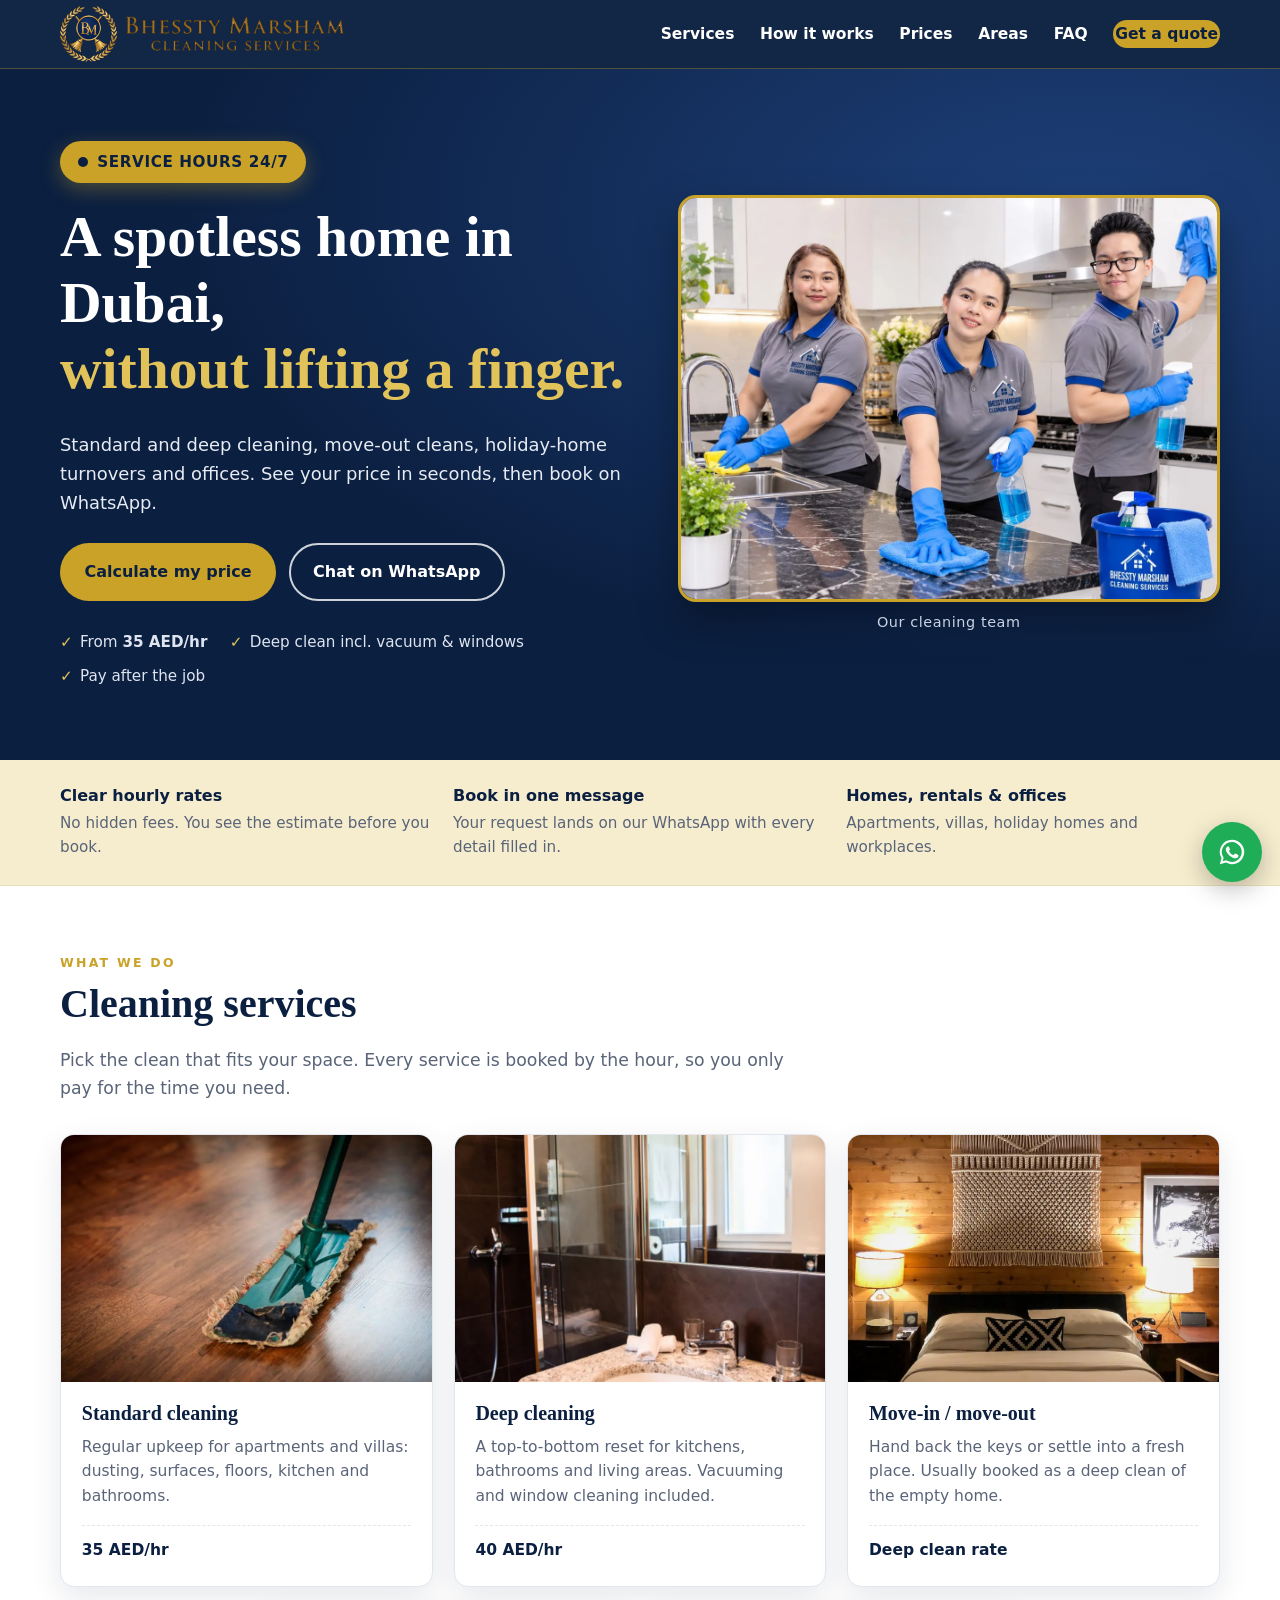
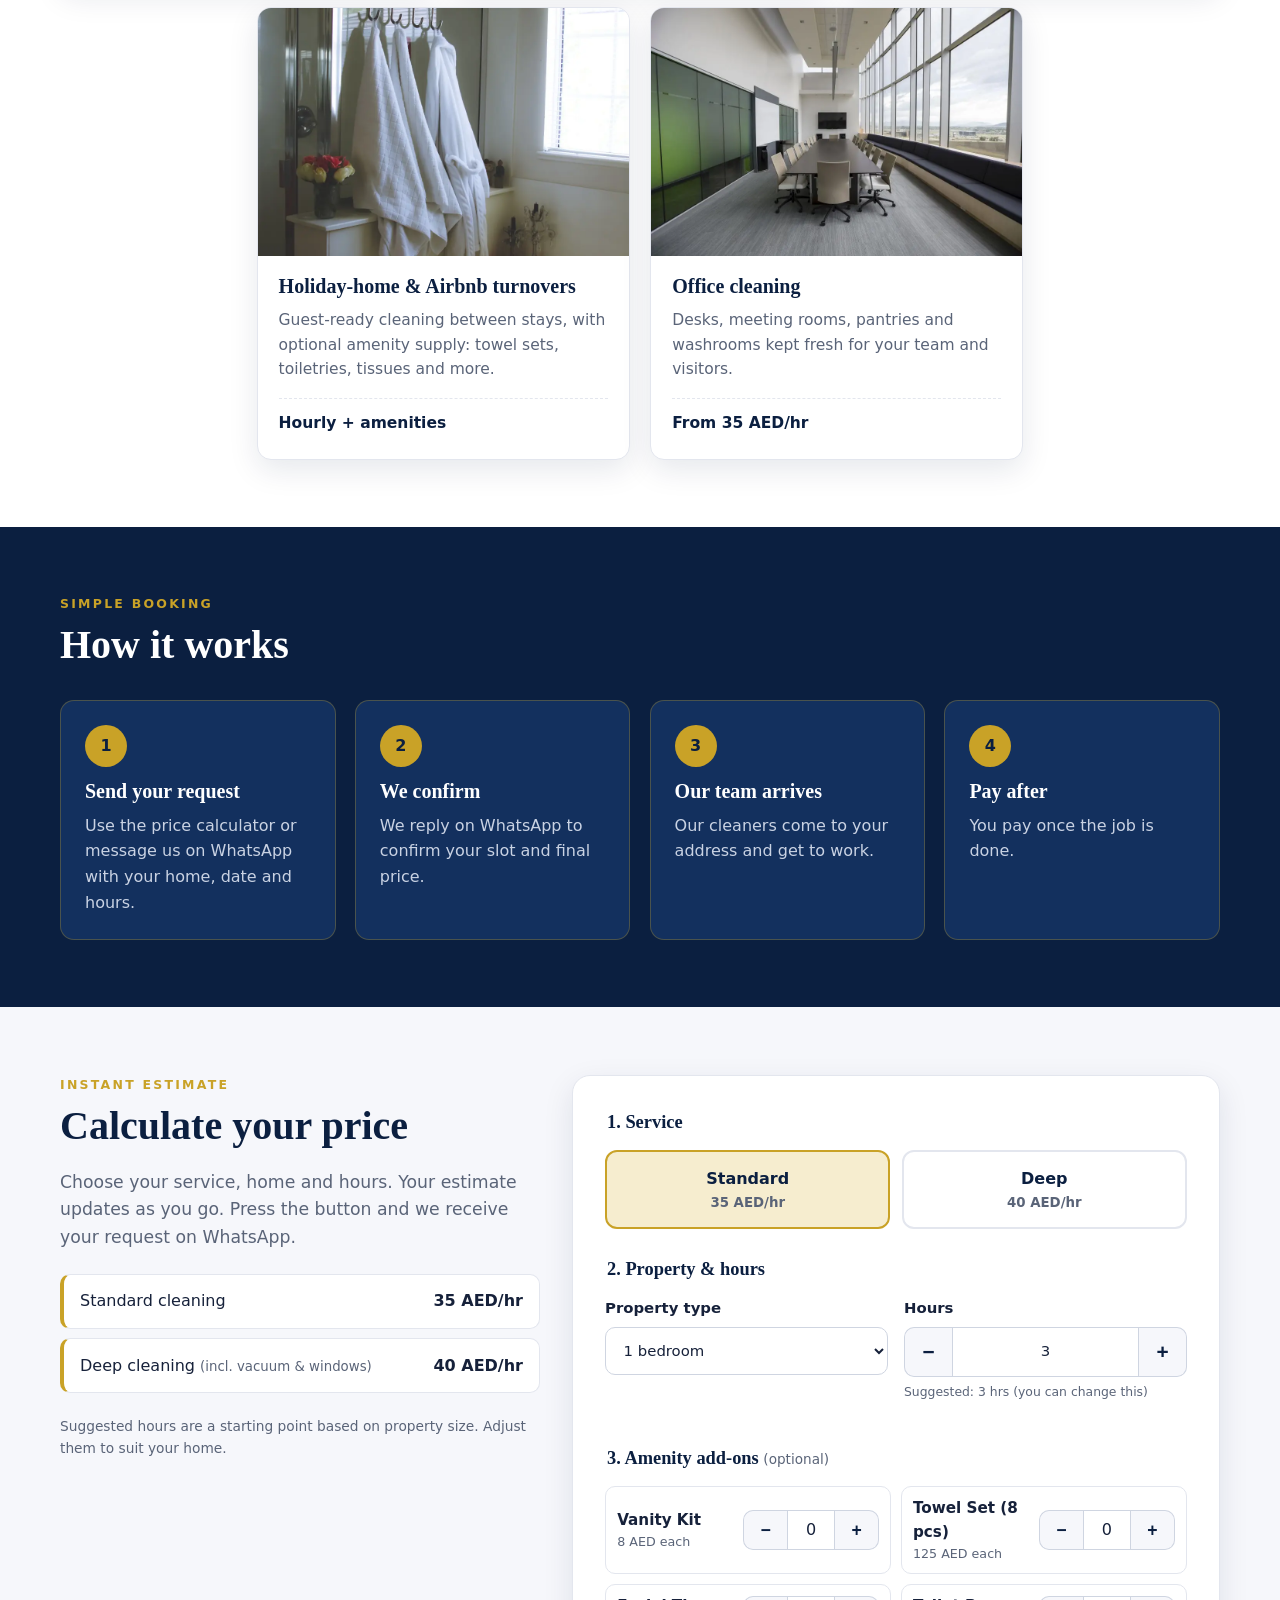
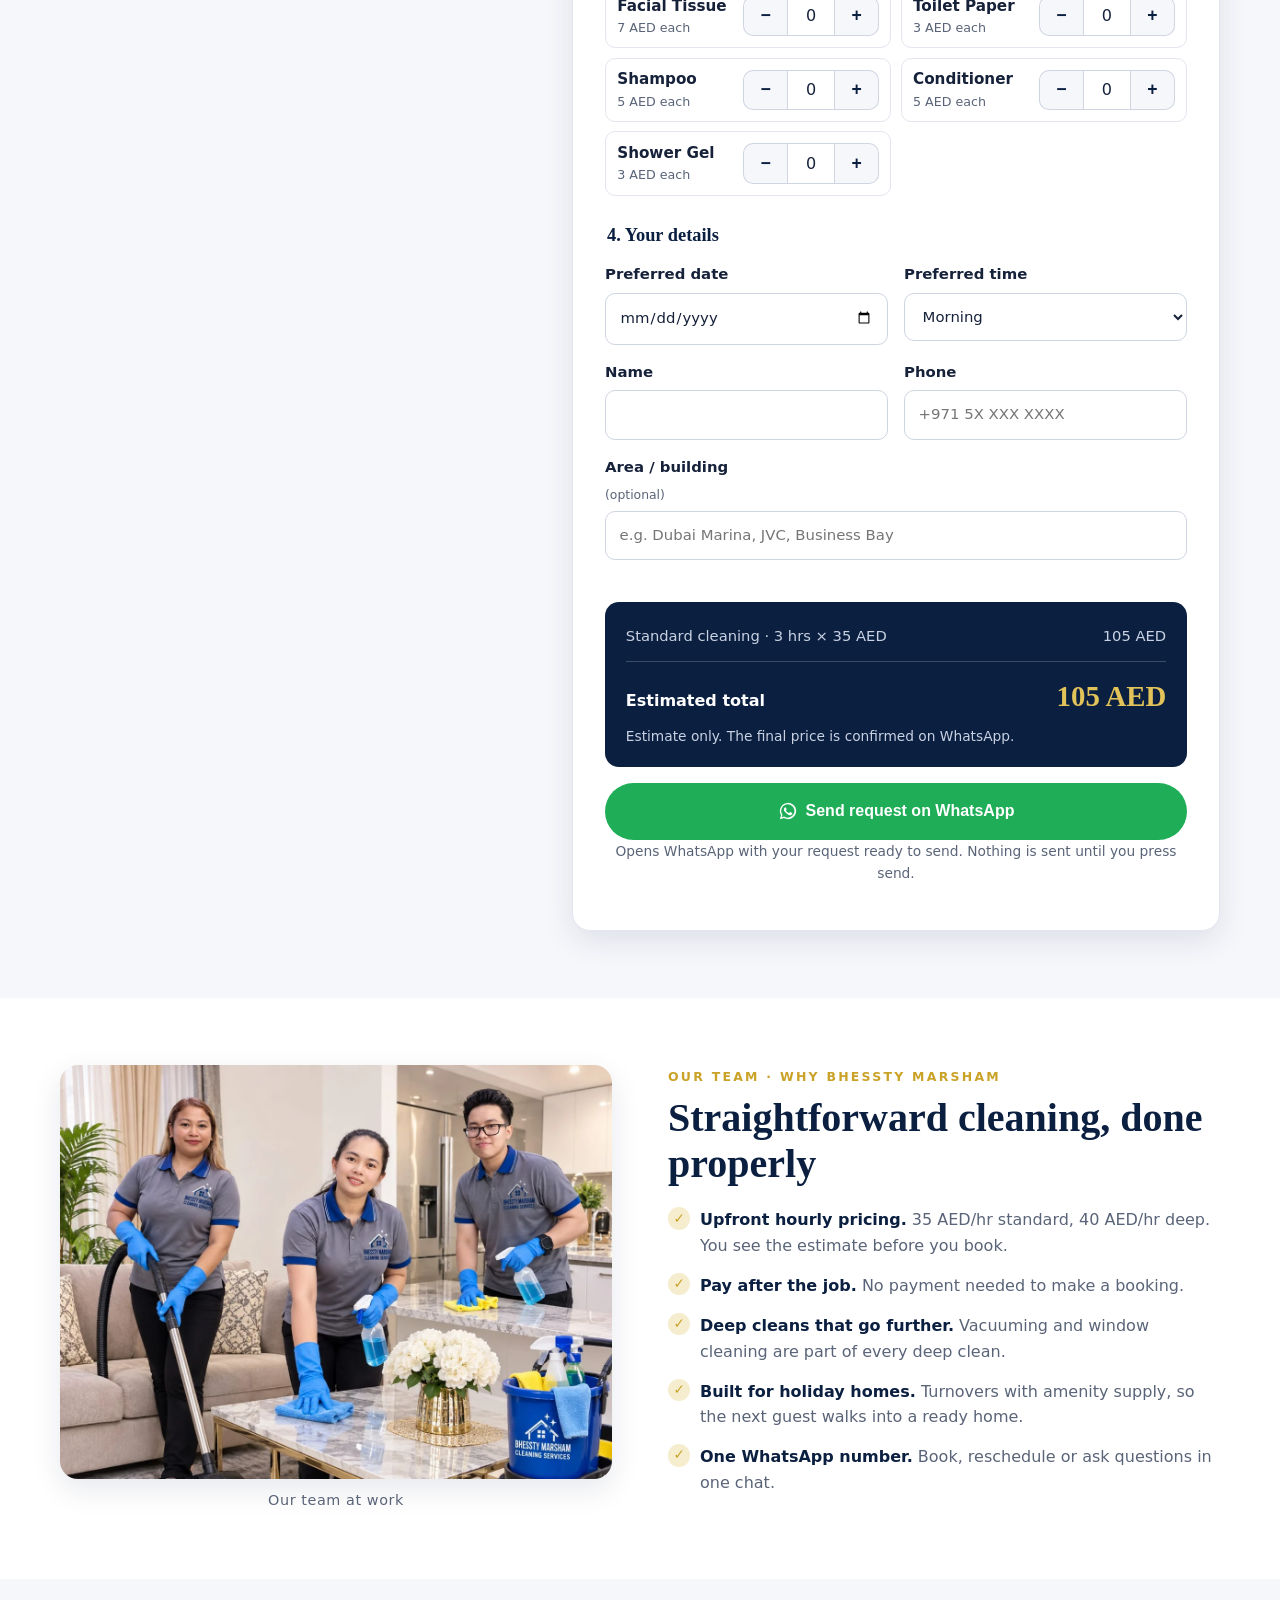
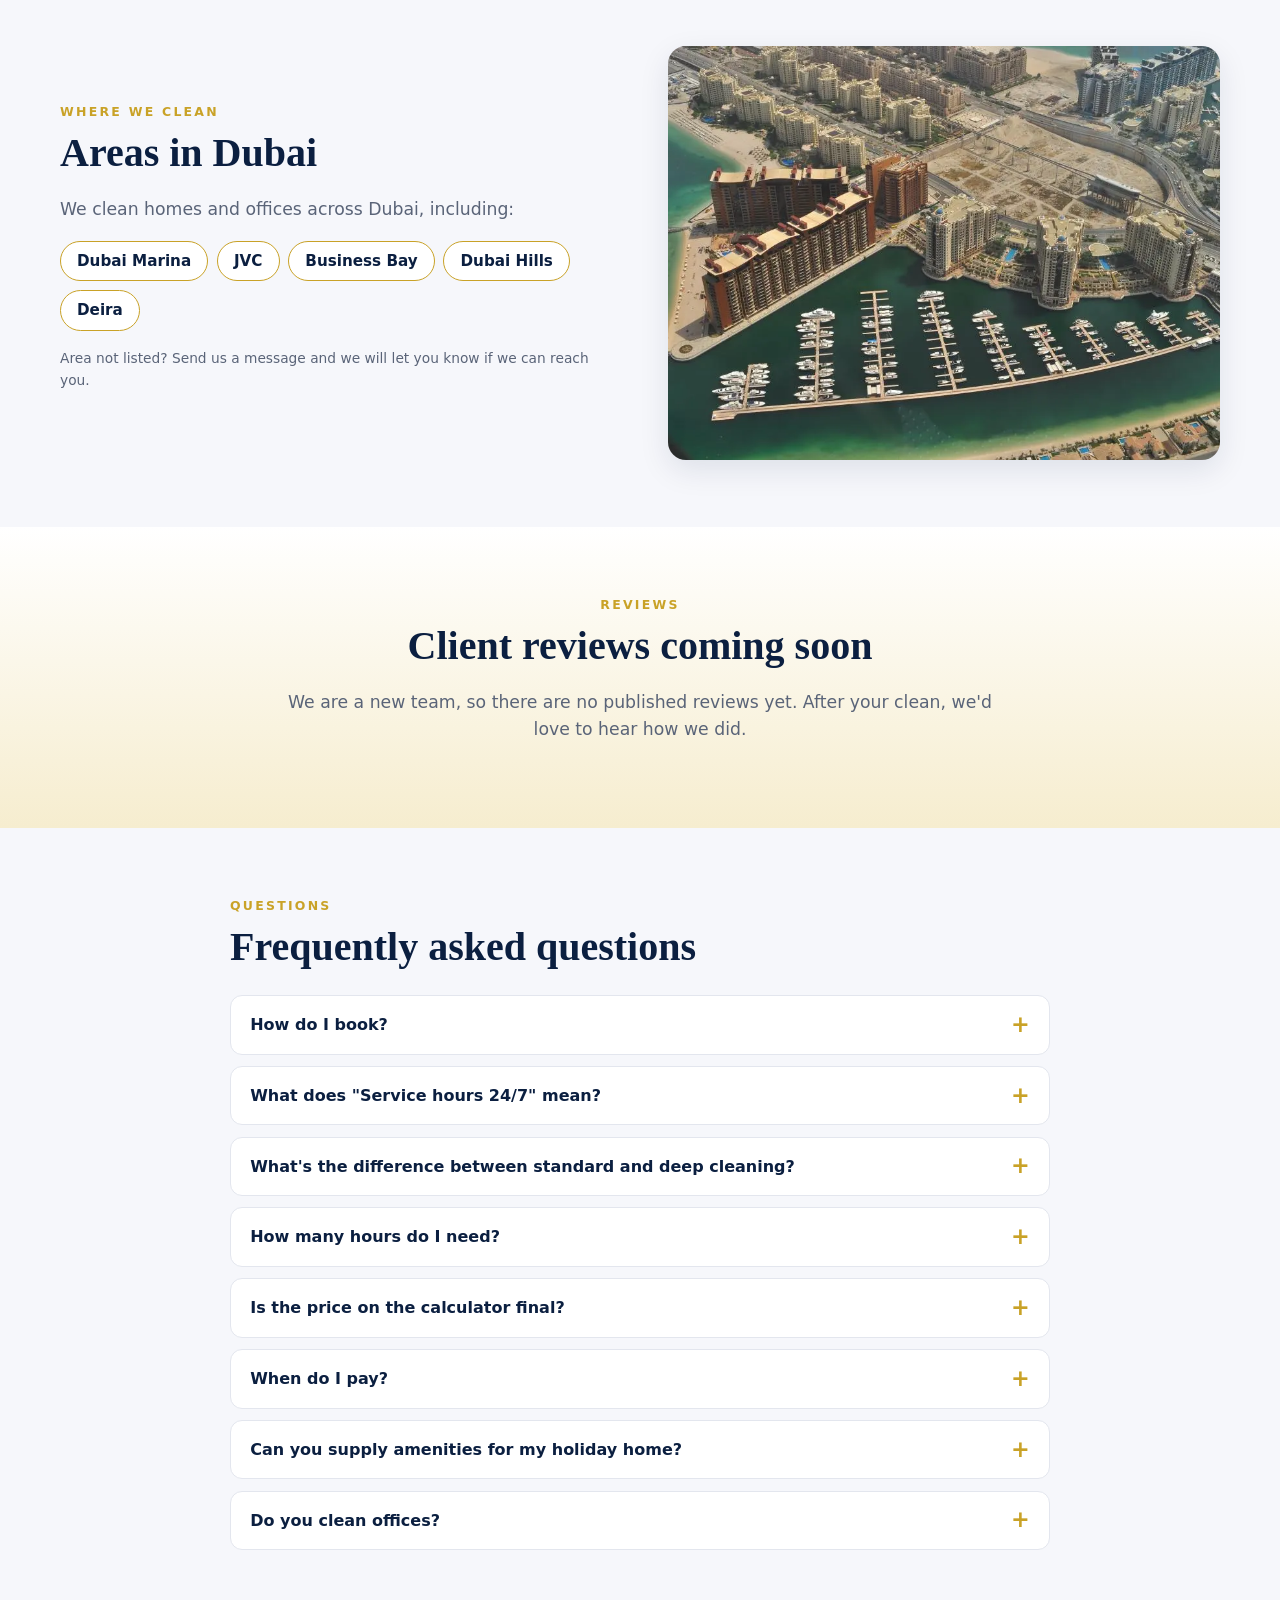
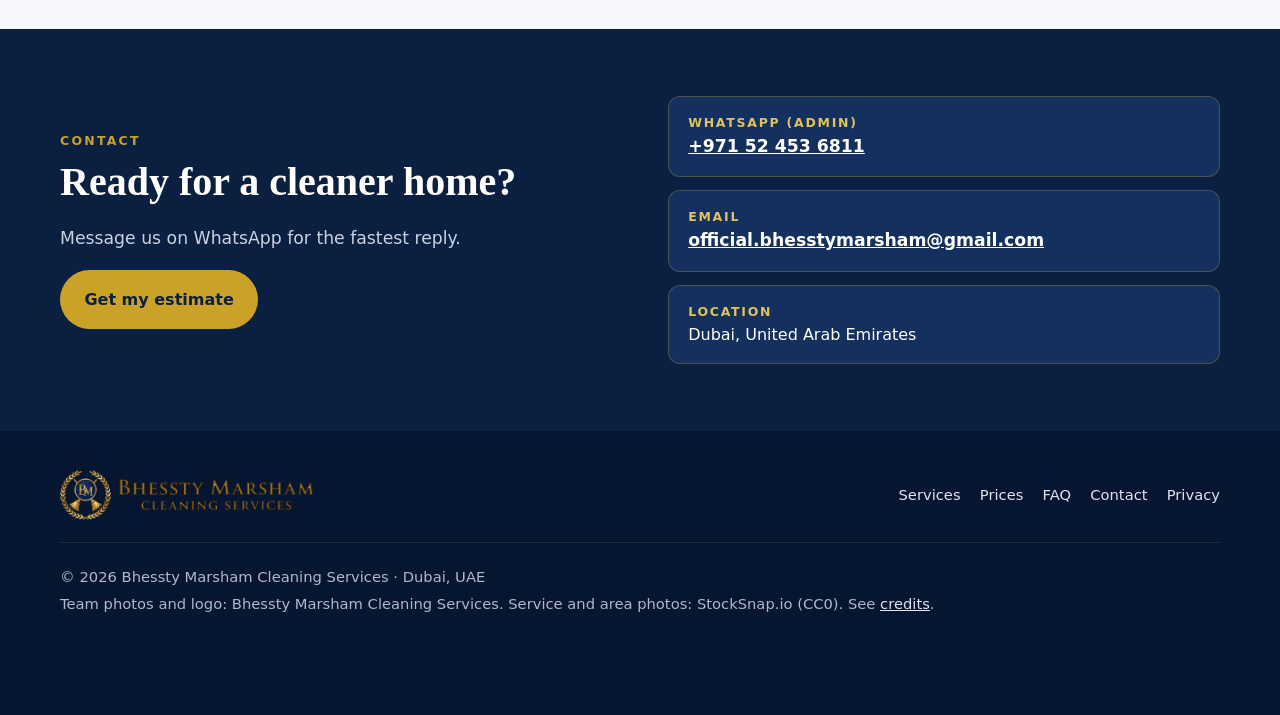
<file: index.html>
<!doctype html>
<html lang="en">
<head>
<meta charset="utf-8">
<meta name="viewport" content="width=device-width, initial-scale=1">
<title>Bhessty Marsham Cleaning Services | Home, Deep &amp; Holiday-Home Cleaning in Dubai</title>
<meta name="description" content="Bhessty Marsham Cleaning Services in Dubai: standard and deep cleaning, move-in/move-out, holiday-home turnovers and office cleaning. Get an instant estimate and book on WhatsApp.">
<meta name="theme-color" content="#0b1f40">
<link rel="icon" type="image/png" sizes="32x32" href="images/favicon-32.png">
<link rel="icon" type="image/png" sizes="192x192" href="images/icon-192.png">
<link rel="apple-touch-icon" sizes="180x180" href="images/apple-touch-icon.png">
<link rel="manifest" href="site.webmanifest">
<meta property="og:type" content="website">
<meta property="og:title" content="Bhessty Marsham Cleaning Services – Dubai">
<meta property="og:description" content="Home, deep, move-out, holiday-home and office cleaning in Dubai. Instant price estimate, booking on WhatsApp.">
<meta property="og:image" content="https://markchristom-dev.github.io/bhessty-marsham-cleaning/images/og-image.jpg">
<meta property="og:image:width" content="1200">
<meta property="og:image:height" content="630">
<meta property="og:image:alt" content="Bhessty Marsham Cleaning Services logo next to our cleaning team in a kitchen">
<meta property="og:locale" content="en_AE">
<meta name="twitter:card" content="summary_large_image">
<link rel="preload" as="image" href="images/team-kitchen.webp" type="image/webp">
<link rel="stylesheet" href="css/style.css">
<script type="application/ld+json">
{"@context":"https://schema.org","@type":"HouseCleaningService","name":"Bhessty Marsham Cleaning Services","telephone":"+971524536811","email":"official.bhesstymarsham@gmail.com","areaServed":"Dubai, United Arab Emirates","address":{"@type":"PostalAddress","addressLocality":"Dubai","addressCountry":"AE"},"priceRange":"AED 35–40 per hour","currenciesAccepted":"AED","logo":"https://markchristom-dev.github.io/bhessty-marsham-cleaning/images/logo-full.jpg","image":"https://markchristom-dev.github.io/bhessty-marsham-cleaning/images/team-kitchen.jpg"}
</script>
</head>
<body>
<a class="skip" href="#main">Skip to content</a>

<header class="site-header" id="top">
  <div class="wrap nav">
    <a class="brand" href="#top" aria-label="Bhessty Marsham Cleaning Services, home">
      <img class="brand-logo" src="images/logo-header.png" alt="Bhessty Marsham Cleaning Services" width="285" height="56">
    </a>
    <button class="menu-btn" aria-expanded="false" aria-controls="menu" aria-label="Open menu"><span></span><span></span><span></span></button>
    <nav id="menu" class="menu" aria-label="Main">
      <a href="#services">Services</a>
      <a href="#how">How it works</a>
      <a href="#estimate">Prices</a>
      <a href="#areas">Areas</a>
      <a href="#faq">FAQ</a>
      <a class="btn btn-gold btn-sm" href="#estimate">Get a quote</a>
    </nav>
  </div>
</header>

<main id="main">
<!-- HERO -->
<section class="hero">
  <div class="wrap hero-inner">
   <div class="hero-text">
    <p class="badge-247" role="note"><span class="pulse" aria-hidden="true"></span> Service hours 24/7</p>
    <h1>A spotless home in Dubai,<br><span class="gold">without lifting a finger.</span></h1>
    <p class="lead">Standard and deep cleaning, move-out cleans, holiday-home turnovers and offices. See your price in seconds, then book on WhatsApp.</p>
    <div class="hero-cta">
      <a class="btn btn-gold" href="#estimate">Calculate my price</a>
      <a class="btn btn-ghost" href="https://wa.me/971524536811?text=Hi%20Bhessty%20Marsham%2C%20I%27d%20like%20to%20book%20a%20cleaning." target="_blank" rel="noopener">Chat on WhatsApp</a>
    </div>
    <ul class="hero-points">
      <li>From <strong>35 AED/hr</strong></li>
      <li>Deep clean incl. vacuum &amp; windows</li>
      <li>Pay after the job</li>
    </ul>
   </div>
    <figure class="hero-photo">
      <picture><source srcset="images/team-kitchen.webp" type="image/webp"><img src="images/team-kitchen.jpg" alt="Three members of our cleaning team in grey and blue Bhessty Marsham uniforms and blue gloves, wiping a kitchen counter and cabinets" width="1200" height="900" fetchpriority="high"></picture>
      <figcaption>Our cleaning team</figcaption>
    </figure>
  </div>
</section>

<!-- QUICK STRIP -->
<section class="strip" aria-label="Highlights">
  <div class="wrap strip-grid">
    <div><h2 class="h6">Clear hourly rates</h2><p>No hidden fees. You see the estimate before you book.</p></div>
    <div><h2 class="h6">Book in one message</h2><p>Your request lands on our WhatsApp with every detail filled in.</p></div>
    <div><h2 class="h6">Homes, rentals &amp; offices</h2><p>Apartments, villas, holiday homes and workplaces.</p></div>
  </div>
</section>

<!-- SERVICES -->
<section id="services" class="section">
  <div class="wrap">
    <p class="eyebrow">What we do</p>
    <h2>Cleaning services</h2>
    <p class="section-lead">Pick the clean that fits your space. Every service is booked by the hour, so you only pay for the time you need.</p>
    <div class="cards">
      <article class="card">
        <picture><source srcset="images/service-standard-mop.webp" type="image/webp"><img src="images/service-standard-mop.jpg" alt="Flat mop on a polished wooden floor" width="960" height="640" loading="lazy"></picture>
        <div class="card-body"><h3>Standard cleaning</h3><p>Regular upkeep for apartments and villas: dusting, surfaces, floors, kitchen and bathrooms.</p><p class="price">35 AED/hr</p></div>
      </article>
      <article class="card">
        <picture><source srcset="images/service-deep-bathroom.webp" type="image/webp"><img src="images/service-deep-bathroom.jpg" alt="Modern bathroom with a backlit mirror and clean sink" width="960" height="1438" loading="lazy"></picture>
        <div class="card-body"><h3>Deep cleaning</h3><p>A top-to-bottom reset for kitchens, bathrooms and living areas. Vacuuming and window cleaning included.</p><p class="price">40 AED/hr</p></div>
      </article>
      <article class="card">
        <picture><source srcset="images/service-move-bedroom.webp" type="image/webp"><img src="images/service-move-bedroom.jpg" alt="Neatly made bed in a warm, tidy bedroom" width="960" height="1280" loading="lazy"></picture>
        <div class="card-body"><h3>Move-in / move-out</h3><p>Hand back the keys or settle into a fresh place. Usually booked as a deep clean of the empty home.</p><p class="price">Deep clean rate</p></div>
      </article>
      <article class="card">
        <picture><source srcset="images/service-holiday-towels.webp" type="image/webp"><img src="images/service-holiday-towels.jpg" alt="Fresh white robes and towels hanging in a bright bathroom" width="960" height="640" loading="lazy"></picture>
        <div class="card-body"><h3>Holiday-home &amp; Airbnb turnovers</h3><p>Guest-ready cleaning between stays, with optional amenity supply: towel sets, toiletries, tissues and more.</p><p class="price">Hourly + amenities</p></div>
      </article>
      <article class="card">
        <picture><source srcset="images/service-office.webp" type="image/webp"><img src="images/service-office.jpg" alt="Clean, empty meeting room with a long table and glass walls" width="960" height="640" loading="lazy"></picture>
        <div class="card-body"><h3>Office cleaning</h3><p>Desks, meeting rooms, pantries and washrooms kept fresh for your team and visitors.</p><p class="price">From 35 AED/hr</p></div>
      </article>
    </div>
  </div>
</section>

<!-- HOW IT WORKS -->
<section id="how" class="section section-navy">
  <div class="wrap">
    <p class="eyebrow">Simple booking</p>
    <h2>How it works</h2>
    <ol class="steps">
      <li><span class="step-n">1</span><h3>Send your request</h3><p>Use the price calculator or message us on WhatsApp with your home, date and hours.</p></li>
      <li><span class="step-n">2</span><h3>We confirm</h3><p>We reply on WhatsApp to confirm your slot and final price.</p></li>
      <li><span class="step-n">3</span><h3>Our team arrives</h3><p>Our cleaners come to your address and get to work.</p></li>
      <li><span class="step-n">4</span><h3>Pay after</h3><p>You pay once the job is done.</p></li>
    </ol>
  </div>
</section>

<!-- CALCULATOR -->
<section id="estimate" class="section section-soft">
  <div class="wrap calc-wrap">
    <div class="calc-intro">
      <p class="eyebrow">Instant estimate</p>
      <h2>Calculate your price</h2>
      <p class="section-lead">Choose your service, home and hours. Your estimate updates as you go. Press the button and we receive your request on WhatsApp.</p>
      <ul class="rate-list">
        <li><span>Standard cleaning</span><strong>35 AED/hr</strong></li>
        <li><span>Deep cleaning <small>(incl. vacuum &amp; windows)</small></span><strong>40 AED/hr</strong></li>
      </ul>
      <p class="fine">Suggested hours are a starting point based on property size. Adjust them to suit your home.</p>
    </div>

    <form id="calc" class="calc" novalidate>
      <fieldset>
        <legend>1. Service</legend>
        <div class="seg" role="radiogroup">
          <label><input type="radio" name="service" value="standard" checked><span>Standard<small>35 AED/hr</small></span></label>
          <label><input type="radio" name="service" value="deep"><span>Deep<small>40 AED/hr</small></span></label>
        </div>
      </fieldset>

      <fieldset>
        <legend>2. Property &amp; hours</legend>
        <div class="row">
          <label class="field">Property type
            <select id="property" name="property">
              <option value="studio">Studio</option>
              <option value="1br" selected>1 bedroom</option>
              <option value="2br">2 bedrooms</option>
              <option value="3br">3 bedrooms</option>
              <option value="villa">Villa</option>
              <option value="office">Office</option>
            </select>
          </label>
          <div class="field">
            <span id="hours-label">Hours</span>
            <div class="stepper">
              <button type="button" class="step-btn" data-step="-0.5" aria-label="Fewer hours">−</button>
              <input id="hours" name="hours" type="number" min="1" max="12" step="0.5" value="3" inputmode="decimal" aria-labelledby="hours-label">
              <button type="button" class="step-btn" data-step="0.5" aria-label="More hours">+</button>
            </div>
            <small id="hours-hint" class="hint">Suggested: 3 hrs</small>
          </div>
        </div>
      </fieldset>

      <fieldset>
        <legend>3. Amenity add-ons <small>(optional)</small></legend>
        <div id="addons" class="addons"></div>
      </fieldset>

      <fieldset>
        <legend>4. Your details</legend>
        <div class="row">
          <label class="field">Preferred date
            <input id="date" name="date" type="date" required>
          </label>
          <label class="field">Preferred time
            <select id="time" name="time">
              <option value="Morning">Morning</option>
              <option value="Afternoon">Afternoon</option>
              <option value="Flexible">Flexible</option>
            </select>
          </label>
        </div>
        <div class="row">
          <label class="field">Name
            <input id="name" name="name" type="text" autocomplete="name" required>
          </label>
          <label class="field">Phone
            <input id="phone" name="phone" type="tel" autocomplete="tel" placeholder="+971 5X XXX XXXX" required>
          </label>
        </div>
        <label class="field">Area / building <small>(optional)</small>
          <input id="area" name="area" type="text" placeholder="e.g. Dubai Marina, JVC, Business Bay">
        </label>
      </fieldset>

      <div class="total" aria-live="polite">
        <div class="total-lines" id="breakdown"></div>
        <div class="total-row"><span>Estimated total</span><strong id="total">0 AED</strong></div>
        <p class="fine">Estimate only. The final price is confirmed on WhatsApp.</p>
      </div>
      <p id="form-error" class="form-error" role="alert" hidden></p>
      <button type="submit" class="btn btn-wa btn-block">
        <svg aria-hidden="true" viewBox="0 0 32 32" width="20" height="20"><path fill="currentColor" d="M16 3a13 13 0 0 0-11.2 19.6L3 29l6.6-1.7A13 13 0 1 0 16 3zm0 23.6c-2 0-3.9-.5-5.6-1.5l-.4-.2-3.9 1 1-3.8-.3-.4A10.6 10.6 0 1 1 16 26.6zm5.8-7.9c-.3-.2-1.9-.9-2.2-1-.3-.1-.5-.2-.7.2l-1 1.2c-.2.2-.4.2-.7.1a8.7 8.7 0 0 1-4.3-3.8c-.3-.6.3-.5.9-1.7.1-.2 0-.4 0-.6l-1-2.4c-.3-.6-.5-.5-.7-.5h-.6c-.2 0-.6.1-.9.4-.3.3-1.2 1.1-1.2 2.8s1.2 3.2 1.4 3.4c.2.2 2.4 3.6 5.7 5 2.1.9 2.9 1 4 .8.6-.1 1.9-.8 2.2-1.5.3-.8.3-1.4.2-1.5l-.6-.4z"/></svg>
        Send request on WhatsApp
      </button>
      <p class="fine center">Opens WhatsApp with your request ready to send. Nothing is sent until you press send.</p>
    </form>
  </div>
</section>

<!-- WHY US -->
<section id="team" class="section why">
  <div class="wrap why-grid">
    <figure class="why-img">
      <picture><source srcset="images/team-living.webp" type="image/webp"><img src="images/team-living.jpg" alt="Our cleaning team in Bhessty Marsham uniforms vacuuming and wiping surfaces in a living room" width="1200" height="900" loading="lazy"></picture>
      <figcaption>Our team at work</figcaption>
    </figure>
    <div>
      <p class="eyebrow">Our team · Why Bhessty Marsham</p>
      <h2>Straightforward cleaning, done properly</h2>
      <ul class="ticks">
        <li><strong>Upfront hourly pricing.</strong> 35 AED/hr standard, 40 AED/hr deep. You see the estimate before you book.</li>
        <li><strong>Pay after the job.</strong> No payment needed to make a booking.</li>
        <li><strong>Deep cleans that go further.</strong> Vacuuming and window cleaning are part of every deep clean.</li>
        <li><strong>Built for holiday homes.</strong> Turnovers with amenity supply, so the next guest walks into a ready home.</li>
        <li><strong>One WhatsApp number.</strong> Book, reschedule or ask questions in one chat.</li>
      </ul>
    </div>
  </div>
</section>

<!-- AREAS -->
<section id="areas" class="section section-soft">
  <div class="wrap areas-grid">
    <div>
      <p class="eyebrow">Where we clean</p>
      <h2>Areas in Dubai</h2>
      <p class="section-lead">We clean homes and offices across Dubai, including:</p>
      <ul class="chips">
        <li>Dubai Marina</li><li>JVC</li><li>Business Bay</li><li>Dubai Hills</li><li>Deira</li>
      </ul>
      <p class="fine">Area not listed? Send us a message and we will let you know if we can reach you.</p>
    </div>
    <picture class="areas-img"><source srcset="images/dubai-palm-aerial.webp" type="image/webp"><img src="images/dubai-palm-aerial.jpg" alt="Aerial view of Dubai waterfront buildings and marina" width="960" height="638" loading="lazy"></picture>
  </div>
</section>

<!-- REVIEWS -->
<section class="section reviews">
  <div class="wrap center">
    <p class="eyebrow">Reviews</p>
    <h2>Client reviews coming soon</h2>
    <p class="section-lead narrow">We are a new team, so there are no published reviews yet. After your clean, we'd love to hear how we did.</p>
  </div>
</section>

<!-- FAQ -->
<section id="faq" class="section section-soft">
  <div class="wrap narrow-wrap">
    <p class="eyebrow">Questions</p>
    <h2>Frequently asked questions</h2>
    <div class="faq">
      <details><summary>How do I book?</summary><p>Use the price calculator above and press "Send request on WhatsApp", or message us directly on +971 52 453 6811. We confirm your slot and price in the chat.</p></details>
      <details><summary>What does "Service hours 24/7" mean?</summary><p>You can send us a request at any time of day, any day. We'll reply on WhatsApp to confirm an available time slot for your clean.</p></details>
      <details><summary>What's the difference between standard and deep cleaning?</summary><p>Standard cleaning (35 AED/hr) covers regular upkeep. Deep cleaning (40 AED/hr) is a more thorough clean and includes vacuuming and window cleaning.</p></details>
      <details><summary>How many hours do I need?</summary><p>The calculator suggests hours based on your property type. Every home is different, so adjust the hours or ask us on WhatsApp for advice.</p></details>
      <details><summary>Is the price on the calculator final?</summary><p>It's an estimate. We confirm the final price with you on WhatsApp before the job.</p></details>
      <details><summary>When do I pay?</summary><p>After the job is finished.</p></details>
      <details><summary>Can you supply amenities for my holiday home?</summary><p>Yes. Vanity kits, towel sets (8 pcs), facial tissue, toilet paper, shampoo, conditioner and shower gel can be added to your booking. Prices are shown in the calculator.</p></details>
      <details><summary>Do you clean offices?</summary><p>Yes. Choose "Office" in the calculator or message us with your office size and preferred schedule.</p></details>
    </div>
  </div>
</section>

<!-- CONTACT -->
<section id="contact" class="section section-navy">
  <div class="wrap contact-grid">
    <div>
      <p class="eyebrow">Contact</p>
      <h2>Ready for a cleaner home?</h2>
      <p class="section-lead">Message us on WhatsApp for the fastest reply.</p>
      <a class="btn btn-gold" href="#estimate">Get my estimate</a>
    </div>
    <ul class="contact-list">
      <li><span>WhatsApp (Admin)</span><a href="https://wa.me/971524536811" target="_blank" rel="noopener">+971 52 453 6811</a></li>
      <li><span>Email</span><a href="mailto:official.bhesstymarsham@gmail.com">official.bhesstymarsham@gmail.com</a></li>
      <li><span>Location</span>Dubai, United Arab Emirates</li>
    </ul>
  </div>
</section>
</main>

<footer class="site-footer">
  <div class="wrap footer-grid">
    <div class="brand foot-brand"><img class="brand-logo" src="images/logo-header.png" alt="Bhessty Marsham Cleaning Services" width="254" height="50" loading="lazy"></div>
    <nav aria-label="Footer"><a href="#services">Services</a><a href="#estimate">Prices</a><a href="#faq">FAQ</a><a href="#contact">Contact</a><a href="privacy.html">Privacy</a></nav>
  </div>
  <div class="wrap foot-meta">
    <p>© <span id="year">2026</span> Bhessty Marsham Cleaning Services · Dubai, UAE</p>
    <p class="credits">Team photos and logo: Bhessty Marsham Cleaning Services. Service and area photos: StockSnap.io (CC0). See <a href="CREDITS.md">credits</a>.</p>
  </div>
</footer>

<a class="wa-float" href="https://wa.me/971524536811?text=Hi%20Bhessty%20Marsham%2C%20I%27d%20like%20to%20book%20a%20cleaning." target="_blank" rel="noopener" aria-label="Chat with us on WhatsApp">
  <svg aria-hidden="true" viewBox="0 0 32 32" width="30" height="30"><path fill="currentColor" d="M16 3a13 13 0 0 0-11.2 19.6L3 29l6.6-1.7A13 13 0 1 0 16 3zm0 23.6c-2 0-3.9-.5-5.6-1.5l-.4-.2-3.9 1 1-3.8-.3-.4A10.6 10.6 0 1 1 16 26.6zm5.8-7.9c-.3-.2-1.9-.9-2.2-1-.3-.1-.5-.2-.7.2l-1 1.2c-.2.2-.4.2-.7.1a8.7 8.7 0 0 1-4.3-3.8c-.3-.6.3-.5.9-1.7.1-.2 0-.4 0-.6l-1-2.4c-.3-.6-.5-.5-.7-.5h-.6c-.2 0-.6.1-.9.4-.3.3-1.2 1.1-1.2 2.8s1.2 3.2 1.4 3.4c.2.2 2.4 3.6 5.7 5 2.1.9 2.9 1 4 .8.6-.1 1.9-.8 2.2-1.5.3-.8.3-1.4.2-1.5l-.6-.4z"/></svg>
</a>

<script src="js/calculator.js"></script>
<script src="js/main.js" defer></script>
</body>
</html>
</file>
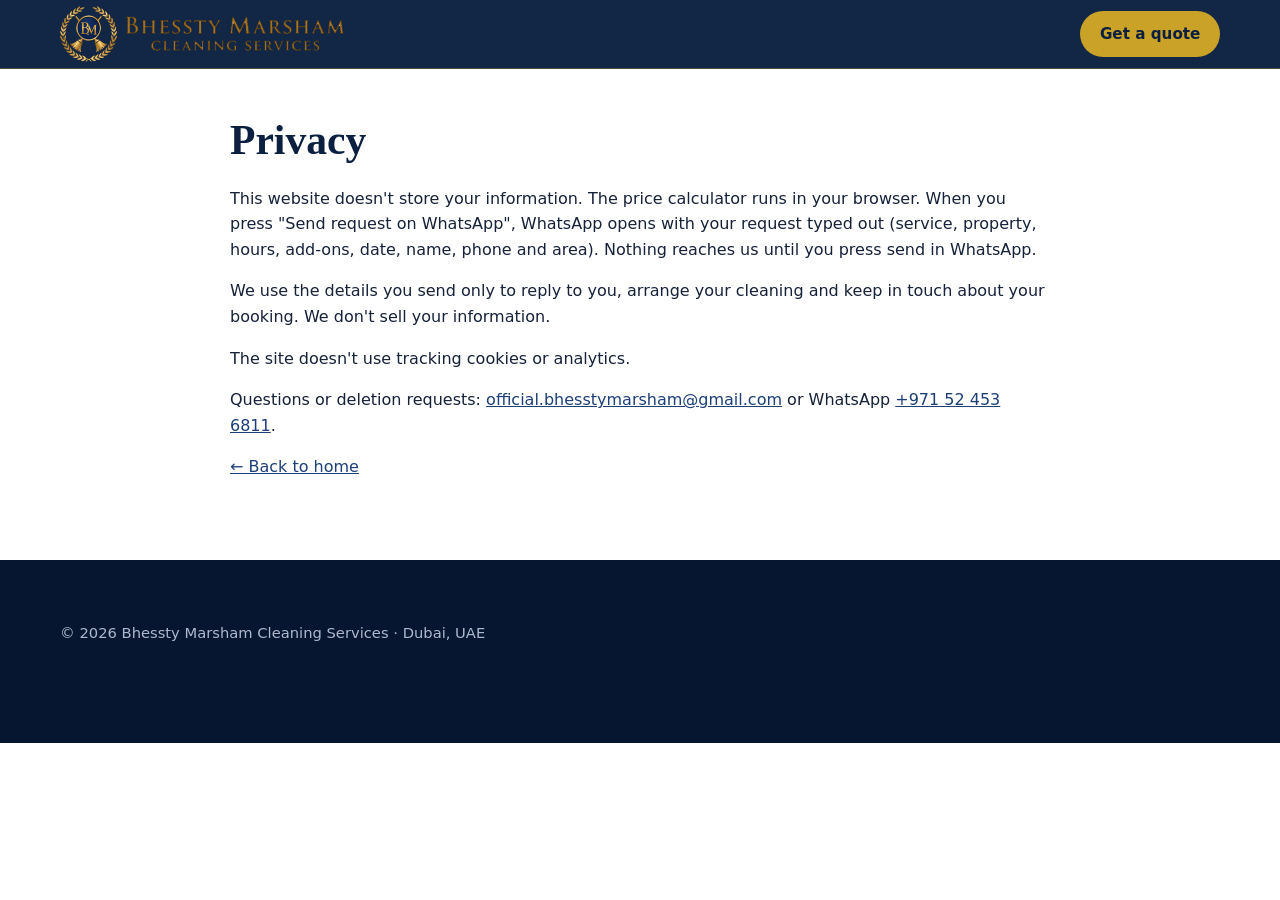
<file: privacy.html>
<!doctype html>
<html lang="en">
<head>
<meta charset="utf-8"><meta name="viewport" content="width=device-width, initial-scale=1">
<title>Privacy | Bhessty Marsham Cleaning Services</title>
<meta name="description" content="How Bhessty Marsham Cleaning Services handles the details you share when you request a cleaning.">
<meta name="robots" content="noindex">
<link rel="icon" type="image/png" sizes="32x32" href="images/favicon-32.png">
<link rel="apple-touch-icon" sizes="180x180" href="images/apple-touch-icon.png">
<link rel="stylesheet" href="css/style.css">
</head>
<body>
<header class="site-header"><div class="wrap nav">
  <a class="brand" href="index.html"><img class="brand-logo" src="images/logo-header.png" alt="Bhessty Marsham Cleaning Services" width="285" height="56"></a>
  <a class="btn btn-gold btn-sm" href="index.html#estimate">Get a quote</a>
</div></header>
<main class="page"><div class="narrow-wrap">
  <h1>Privacy</h1>
  <p>This website doesn't store your information. The price calculator runs in your browser. When you press "Send request on WhatsApp", WhatsApp opens with your request typed out (service, property, hours, add-ons, date, name, phone and area). Nothing reaches us until you press send in WhatsApp.</p>
  <p>We use the details you send only to reply to you, arrange your cleaning and keep in touch about your booking. We don't sell your information.</p>
  <p>The site doesn't use tracking cookies or analytics.</p>
  <p>Questions or deletion requests: <a href="mailto:official.bhesstymarsham@gmail.com">official.bhesstymarsham@gmail.com</a> or WhatsApp <a href="https://wa.me/971524536811">+971 52 453 6811</a>.</p>
  <p><a href="index.html">← Back to home</a></p>
</div></main>
<footer class="site-footer"><div class="wrap foot-meta"><p>© 2026 Bhessty Marsham Cleaning Services · Dubai, UAE</p></div></footer>
</body></html>
</file>
<file: css/style.css>
:root{
  --navy:#0b1f40;--navy-2:#13305e;--navy-3:#1d3f78;--gold:#c9a227;--gold-2:#e2c35a;--gold-soft:#f6edcf;
  --ink:#16213a;--muted:#5a6478;--line:#e3e6ee;--soft:#f6f7fb;--white:#fff;--wa:#1fae57;
  --r:14px;--shadow:0 10px 30px rgba(11,31,64,.10);
  --serif:"Iowan Old Style","Palatino Linotype",Palatino,"Book Antiqua",Georgia,"Times New Roman",serif;
  --sans:system-ui,-apple-system,"Segoe UI",Roboto,"Helvetica Neue",Arial,"Noto Sans",sans-serif;
}
*{box-sizing:border-box}
html{scroll-behavior:smooth;scroll-padding-top:76px}
@media (prefers-reduced-motion:reduce){html{scroll-behavior:auto}*{animation:none!important;transition:none!important}}
body{margin:0;font:16px/1.6 var(--sans);color:var(--ink);background:var(--white);-webkit-font-smoothing:antialiased}
img{max-width:100%;height:auto;display:block}
a{color:var(--navy-3)}
h1,h2,h3{font-family:var(--serif);line-height:1.15;margin:0 0 .5em;color:var(--navy)}
h1{font-size:clamp(2rem,6vw,3.6rem)}
h2{font-size:clamp(1.7rem,4vw,2.5rem)}
h3{font-size:1.25rem}
.h6{font:700 1rem/1.3 var(--sans);margin:0 0 .25rem;color:var(--navy)}
p{margin:0 0 1em}
.wrap{width:min(1160px,100% - 2.5rem);margin-inline:auto}
.narrow-wrap{width:min(820px,100% - 2.5rem);margin-inline:auto}
.center{text-align:center}
.narrow{max-width:620px;margin-inline:auto}
.skip{position:absolute;left:-999px;top:0;background:var(--gold);color:var(--navy);padding:.6rem 1rem;z-index:100}
.skip:focus{left:1rem}
:focus-visible{outline:3px solid var(--gold);outline-offset:2px}

/* buttons */
.btn{display:inline-flex;align-items:center;justify-content:center;gap:.5rem;padding:.9rem 1.4rem;border-radius:999px;font-weight:700;text-decoration:none;border:2px solid transparent;cursor:pointer;font-size:1rem;transition:transform .15s,box-shadow .15s,background .15s}
.btn:hover{transform:translateY(-1px);box-shadow:0 6px 18px rgba(0,0,0,.15)}
.btn-gold{background:var(--gold);color:var(--navy)}
.btn-gold:hover{background:var(--gold-2)}
.btn-ghost{border-color:rgba(255,255,255,.8);color:#fff}
.btn-ghost:hover{background:rgba(255,255,255,.12)}
.btn-wa{background:var(--wa);color:#fff}
.btn-sm{padding:.55rem 1.1rem;font-size:.95rem}
.btn-block{width:100%;padding:1.05rem}

/* header */
.site-header{position:sticky;top:0;z-index:50;background:rgba(11,31,64,.97);backdrop-filter:blur(6px);border-bottom:1px solid rgba(201,162,39,.35)}
.nav{display:flex;align-items:center;justify-content:space-between;min-height:68px}
.brand{display:flex;align-items:center;gap:.65rem;text-decoration:none;color:#fff}
.brand-logo{height:56px;width:auto;max-width:none}
.foot-brand .brand-logo{height:50px}
@media (max-width:380px){.site-header .brand-logo{height:46px}}
.brand-text{display:flex;flex-direction:column;line-height:1.1}
.brand-text strong{font-family:var(--serif);font-size:1.2rem;color:var(--gold-2);letter-spacing:.02em}
.brand-text small{font-size:.72rem;letter-spacing:.18em;text-transform:uppercase;color:#d8deea}
.menu-btn{display:flex;flex-direction:column;gap:5px;background:none;border:0;padding:10px;cursor:pointer}
.menu-btn span{width:24px;height:2px;background:#fff;border-radius:2px;transition:.2s}
.menu-btn[aria-expanded=true] span:nth-child(1){transform:translateY(7px) rotate(45deg)}
.menu-btn[aria-expanded=true] span:nth-child(2){opacity:0}
.menu-btn[aria-expanded=true] span:nth-child(3){transform:translateY(-7px) rotate(-45deg)}
.menu{position:absolute;left:0;right:0;top:100%;background:var(--navy);display:none;flex-direction:column;padding:.5rem 1.25rem 1.25rem;gap:.25rem;border-bottom:2px solid var(--gold)}
.menu.open{display:flex}
.menu a{color:#fff;text-decoration:none;padding:.7rem 0;font-weight:600}
.menu a.btn{margin-top:.5rem;color:var(--navy)}
@media (min-width:900px){
  .menu-btn{display:none}
  .menu{position:static;display:flex;flex-direction:row;align-items:center;background:none;padding:0;gap:1.6rem;border:0}
  .menu a{padding:0;font-size:.97rem}
  .menu a:not(.btn):hover{color:var(--gold-2)}
  .menu a.btn{margin:0}
}

/* hero */
.hero{position:relative;color:#fff;overflow:hidden;background:var(--navy)}
.hero{background:radial-gradient(ellipse at 85% 20%,var(--navy-3) 0%,var(--navy) 60%)}
.hero-inner{position:relative;z-index:1;padding:3rem 0 3.5rem;display:grid;gap:2.2rem;align-items:center}
.hero-photo{margin:0}
.hero-photo img,.why-img img{border-radius:18px;aspect-ratio:4/3;object-fit:cover;width:100%}
.hero-photo img{border:3px solid var(--gold);box-shadow:0 18px 40px rgba(0,0,0,.35)}
.hero-photo figcaption,.why-img figcaption{margin-top:.6rem;font-size:.9rem;color:#c9d2e3;text-align:center;letter-spacing:.04em}
.why-img{margin:0}
.why-img figcaption{color:var(--muted)}
.hero h1{color:#fff;max-width:14em}
.gold{color:var(--gold-2)}
.lead{font-size:1.12rem;max-width:36em;color:#e7ebf3}
.badge-247{display:inline-flex;align-items:center;gap:.6rem;background:var(--gold);color:var(--navy);font-weight:800;letter-spacing:.04em;text-transform:uppercase;padding:.55rem 1.1rem;border-radius:999px;font-size:.95rem;margin-bottom:1.3rem;box-shadow:0 6px 20px rgba(201,162,39,.35)}
.pulse{width:10px;height:10px;border-radius:50%;background:var(--navy);box-shadow:0 0 0 0 rgba(11,31,64,.6);animation:pulse 1.8s infinite}
@keyframes pulse{70%{box-shadow:0 0 0 10px rgba(11,31,64,0)}100%{box-shadow:0 0 0 0 rgba(11,31,64,0)}}
.hero-cta{display:flex;flex-wrap:wrap;gap:.8rem;margin:1.6rem 0 1.8rem}
.hero-points{list-style:none;padding:0;margin:0;display:flex;flex-wrap:wrap;gap:.6rem 1.4rem;color:#dfe5f0;font-size:.95rem}
.hero-points li::before{content:"✓";color:var(--gold-2);font-weight:800;margin-right:.45rem}
@media (min-width:900px){.hero-inner{grid-template-columns:1.05fr 1fr;gap:3rem;padding:4.5rem 0 4.5rem}}

.strip{background:var(--gold-soft);border-bottom:1px solid #eadfb8}
.strip-grid{display:grid;gap:1.2rem;padding:1.6rem 0}
.strip p{margin:0;color:var(--muted);font-size:.95rem}
@media (min-width:760px){.strip-grid{grid-template-columns:repeat(3,1fr)}}

/* sections */
.section{padding:4.2rem 0}
.section-soft{background:var(--soft)}
.section-navy{background:var(--navy);color:#e6ebf4}
.section-navy h2,.section-navy h3{color:#fff}
.eyebrow{text-transform:uppercase;letter-spacing:.18em;font-size:.78rem;font-weight:800;color:var(--gold);margin-bottom:.5rem}
.section-lead{color:var(--muted);font-size:1.08rem;max-width:42em}
.section-navy .section-lead{color:#c9d2e3}
.fine{font-size:.86rem;color:var(--muted)}

/* service cards */
.cards{display:grid;gap:1.3rem;margin-top:2rem}
.card{background:#fff;border:1px solid var(--line);border-radius:var(--r);overflow:hidden;box-shadow:var(--shadow);display:flex;flex-direction:column}
.card img{aspect-ratio:3/2;object-fit:cover;width:100%}
.card-body{padding:1.2rem 1.3rem 1.4rem;display:flex;flex-direction:column;flex:1}
.card-body p{color:var(--muted);font-size:.97rem}
.price{margin-top:auto!important;margin-bottom:0!important;font-weight:800;color:var(--navy)!important;border-top:1px dashed var(--line);padding-top:.8rem}
@media (min-width:640px){.cards{grid-template-columns:repeat(2,1fr)}}
@media (min-width:1000px){.cards{grid-template-columns:repeat(6,1fr)}.card{grid-column:span 2}.card:nth-child(4){grid-column:2/span 2}.card:nth-child(5){grid-column:4/span 2}}

/* steps */
.steps{list-style:none;padding:0;margin:2rem 0 0;display:grid;gap:1.2rem;counter-reset:s}
.steps li{background:var(--navy-2);border:1px solid rgba(201,162,39,.3);border-radius:var(--r);padding:1.5rem}
.steps p{margin:0;color:#c9d2e3}
.step-n{display:inline-grid;place-items:center;width:42px;height:42px;border-radius:50%;background:var(--gold);color:var(--navy);font-weight:800;margin-bottom:.8rem}
@media (min-width:640px){.steps{grid-template-columns:repeat(2,1fr)}}
@media (min-width:1000px){.steps{grid-template-columns:repeat(4,1fr)}}

/* calculator */
.calc-wrap{display:grid;gap:2rem;align-items:start}
@media (min-width:1000px){.calc-wrap{grid-template-columns:1fr 1.35fr}.calc-intro{position:sticky;top:100px}}
.rate-list{list-style:none;padding:0;margin:1.4rem 0}
.rate-list li{display:flex;justify-content:space-between;gap:1rem;background:#fff;border:1px solid var(--line);border-left:4px solid var(--gold);border-radius:10px;padding:.85rem 1rem;margin-bottom:.6rem}
.rate-list small{color:var(--muted)}
.calc{background:#fff;border:1px solid var(--line);border-radius:18px;box-shadow:var(--shadow);padding:1.4rem}
@media (min-width:640px){.calc{padding:2rem}}
fieldset{border:0;padding:0;margin:0 0 1.6rem}
legend{font-family:var(--serif);font-weight:700;font-size:1.15rem;color:var(--navy);margin-bottom:.8rem}
legend small{font-family:var(--sans);font-weight:400;color:var(--muted);font-size:.85rem}
.seg{display:grid;grid-template-columns:1fr 1fr;gap:.7rem}
.seg label{cursor:pointer}
.seg input{position:absolute;opacity:0;pointer-events:none}
.seg span{display:flex;flex-direction:column;align-items:center;padding:.9rem;border:2px solid var(--line);border-radius:12px;font-weight:700;color:var(--navy);transition:.15s}
.seg span small{font-weight:600;color:var(--muted)}
.seg input:checked+span{border-color:var(--gold);background:var(--gold-soft)}
.seg input:focus-visible+span{outline:3px solid var(--gold);outline-offset:2px}
.row{display:grid;gap:1rem}
@media (min-width:560px){.row{grid-template-columns:1fr 1fr}}
.field{display:flex;flex-direction:column;gap:.35rem;font-weight:600;font-size:.93rem;color:var(--ink);margin-bottom:1rem}
.field small{font-weight:400;color:var(--muted)}
input,select{font:inherit;font-weight:400;color:var(--ink);padding:.75rem .85rem;border:1.5px solid #cfd5e1;border-radius:10px;background:#fff;width:100%;min-height:48px}
input:focus,select:focus{border-color:var(--navy-3);outline:none;box-shadow:0 0 0 3px rgba(201,162,39,.35)}
input[aria-invalid=true]{border-color:#c0392b}
.stepper,.qty{display:flex;align-items:stretch}
.stepper input,.qty input{text-align:center;border-radius:0;-moz-appearance:textfield;appearance:textfield}
.stepper input::-webkit-inner-spin-button,.qty input::-webkit-inner-spin-button{-webkit-appearance:none}
.step-btn,.q-btn{min-width:48px;border:1.5px solid #cfd5e1;background:var(--soft);color:var(--navy);font-size:1.3rem;font-weight:700;cursor:pointer}
.step-btn:first-child,.q-btn:first-child{border-radius:10px 0 0 10px;border-right:0}
.step-btn:last-child,.q-btn:last-child{border-radius:0 10px 10px 0;border-left:0}
.step-btn:hover,.q-btn:hover{background:var(--gold-soft)}
.hint{color:var(--muted);font-weight:400}
.addons{display:grid;gap:.6rem}
.addon{display:flex;justify-content:space-between;align-items:center;gap:.8rem;padding:.55rem .7rem;border:1px solid var(--line);border-radius:10px}
.addon label{display:flex;flex-direction:column;font-weight:600;font-size:.95rem}
.addon small{color:var(--muted);font-weight:400}
.qty{width:136px;flex:none}
.qty input{min-height:40px;padding:.4rem;width:44px}
.q-btn{min-width:44px;font-size:1.1rem}
@media (min-width:640px){.addons{grid-template-columns:1fr 1fr}}
.total{background:var(--navy);color:#fff;border-radius:14px;padding:1.2rem 1.3rem;margin-bottom:1rem}
.total-lines div{display:flex;justify-content:space-between;gap:1rem;font-size:.92rem;color:#c9d2e3;padding:.2rem 0}
.total-row{display:flex;justify-content:space-between;align-items:baseline;border-top:1px solid rgba(255,255,255,.2);margin-top:.6rem;padding-top:.7rem;font-weight:700}
.total-row strong{font-size:1.8rem;color:var(--gold-2);font-family:var(--serif)}
.total .fine{color:#c9d2e3;margin:.4rem 0 0}
.form-error{background:#fdecea;color:#8e2418;border-radius:10px;padding:.7rem 1rem;font-weight:600}

/* why */
.why-grid,.areas-grid,.contact-grid{display:grid;gap:2.2rem;align-items:center}
.why-img img,.areas-img img{border-radius:18px;box-shadow:var(--shadow);aspect-ratio:4/3;object-fit:cover;width:100%}
.ticks{list-style:none;padding:0;margin:1.2rem 0 0}
.ticks li{position:relative;padding-left:2rem;margin-bottom:.9rem;color:var(--muted)}
.ticks li strong{color:var(--navy)}
.ticks li::before{content:"✓";position:absolute;left:0;top:0;width:1.4rem;height:1.4rem;border-radius:50%;background:var(--gold-soft);color:var(--gold);display:grid;place-items:center;font-weight:800;font-size:.85rem}
@media (min-width:900px){.why-grid,.areas-grid,.contact-grid{grid-template-columns:1fr 1fr;gap:3.5rem}}
.chips{list-style:none;padding:0;margin:1rem 0;display:flex;flex-wrap:wrap;gap:.55rem}
.chips li{background:#fff;border:1.5px solid var(--gold);color:var(--navy);padding:.45rem 1rem;border-radius:999px;font-weight:600;font-size:.95rem}
.reviews{background:linear-gradient(180deg,#fff, var(--gold-soft))}

/* faq */
.faq{margin-top:1.6rem}
.faq details{background:#fff;border:1px solid var(--line);border-radius:12px;margin-bottom:.7rem;overflow:hidden}
.faq summary{cursor:pointer;padding:1rem 3rem 1rem 1.2rem;font-weight:700;color:var(--navy);list-style:none;position:relative}
.faq summary::-webkit-details-marker{display:none}
.faq summary::after{content:"+";position:absolute;right:1.2rem;top:50%;transform:translateY(-50%);font-size:1.4rem;color:var(--gold)}
.faq details[open] summary::after{content:"−"}
.faq details p{padding:0 1.2rem 1.1rem;margin:0;color:var(--muted)}

/* contact */
.contact-list{list-style:none;padding:0;margin:0;display:grid;gap:.8rem}
.contact-list li{background:var(--navy-2);border:1px solid rgba(201,162,39,.3);border-radius:12px;padding:1rem 1.2rem;display:flex;flex-direction:column;color:#fff;word-break:break-word}
.contact-list span{font-size:.78rem;text-transform:uppercase;letter-spacing:.14em;color:var(--gold-2);font-weight:700}
.contact-list a{color:#fff;font-weight:700;font-size:1.08rem}

/* footer */
.site-footer{background:#071630;color:#aeb8cc;padding:2.4rem 0 6rem;font-size:.92rem}
.footer-grid{display:flex;flex-wrap:wrap;justify-content:space-between;gap:1.4rem;align-items:center;border-bottom:1px solid rgba(255,255,255,.1);padding-bottom:1.4rem}
.site-footer nav{display:flex;flex-wrap:wrap;gap:1.2rem}
.site-footer a{color:#dfe5f0;text-decoration:none}
.site-footer a:hover{color:var(--gold-2)}
.foot-meta{padding-top:1.2rem}
.foot-meta p{margin:.2rem 0}
.credits a{text-decoration:underline}

/* floating whatsapp */
.wa-float{position:fixed;right:18px;bottom:18px;z-index:60;width:60px;height:60px;border-radius:50%;background:var(--wa);color:#fff;display:grid;place-items:center;box-shadow:0 8px 24px rgba(0,0,0,.25);transition:transform .15s}
.wa-float:hover{transform:scale(1.07)}

/* simple pages */
.page{padding:3rem 0 4rem}
.page h1{font-size:clamp(1.8rem,5vw,2.6rem)}
/* overflow guards */
.row>*,.field{min-width:0}
input,select{min-width:0;max-width:100%}
.stepper input{flex:1 1 auto;width:auto}
.qty input{flex:1 1 auto}
input[type=date]{-webkit-appearance:none;appearance:none;display:block}
.seg label{position:relative}.seg input{width:1px;height:1px;min-height:0;padding:0;margin:0;left:0;top:0}
.rate-list strong,.price,.total-row strong{white-space:nowrap}
</file>
